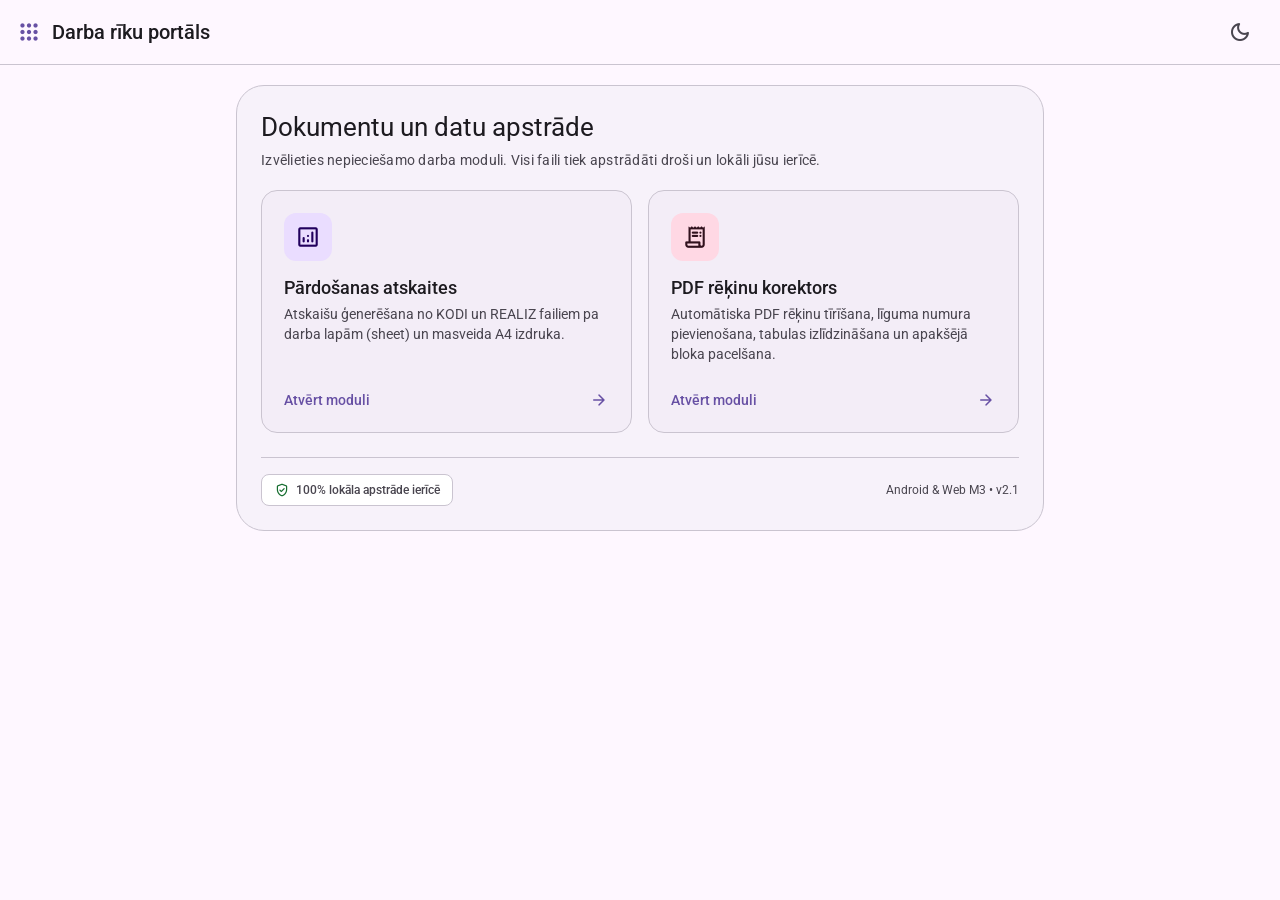
<file: index.html>
<!DOCTYPE html>
<html lang="lv">
<head>
  <meta charset="UTF-8" />
  <meta name="viewport" content="width=device-width, initial-scale=1.0, viewport-fit=cover" />
  <title>Darba rīku portāls</title>
  <meta name="theme-color" content="#6750A4" />
  <meta name="mobile-web-app-capable" content="yes" />
  <meta name="apple-mobile-web-app-capable" content="yes" />
  <meta name="apple-mobile-web-app-status-bar-style" content="default" />
  <link rel="manifest" href="manifest.json" />
  <link rel="apple-touch-icon" href="icon-192.png" />
  <script>
    if ('serviceWorker' in navigator) {
      window.addEventListener('load', () => {
        navigator.serviceWorker.register('./sw.js').catch(() => {});
      });
    }
  </script>
  <link rel="preconnect" href="https://fonts.googleapis.com" />
  <link rel="preconnect" href="https://fonts.gstatic.com" crossorigin />
  <link href="https://fonts.googleapis.com/css2?family=Roboto:wght@400;500;700&display=swap" rel="stylesheet" />
  <link href="https://fonts.googleapis.com/css2?family=Material+Symbols+Rounded:opsz,wght,FILL,GRAD@24,400,0,0" rel="stylesheet" />
  <link rel="stylesheet" href="m3-theme.css" />
  <script>
  (function initTheme() {
    const saved = localStorage.getItem('m3-theme');
    const prefersDark = window.matchMedia('(prefers-color-scheme: dark)').matches;
    const theme = saved || (prefersDark ? 'dark' : 'light');
    document.documentElement.setAttribute('data-theme', theme);
  })();

  function toggleM3Theme() {
    const current = document.documentElement.getAttribute('data-theme') || 'light';
    const next = current === 'light' ? 'dark' : 'light';
    document.documentElement.setAttribute('data-theme', next);
    localStorage.setItem('m3-theme', next);
    const icon = document.getElementById('themeIcon');
    if (icon) icon.textContent = next === 'dark' ? 'light_mode' : 'dark_mode';
  }

  let snackbarTimer = null;
  function showM3Snackbar(text) {
    let sb = document.getElementById('m3Snackbar');
    if (!sb) {
      sb = document.createElement('div');
      sb.id = 'm3Snackbar';
      sb.className = 'm3-snackbar';
      document.body.appendChild(sb);
    }
    sb.textContent = text;
    sb.classList.add('show');
    clearTimeout(snackbarTimer);
    snackbarTimer = setTimeout(() => {
      sb.classList.remove('show');
    }, 3500);
  }

  window.addEventListener('DOMContentLoaded', () => {
    const current = document.documentElement.getAttribute('data-theme') || 'light';
    const icon = document.getElementById('themeIcon');
    if (icon) icon.textContent = current === 'dark' ? 'light_mode' : 'dark_mode';
  });
</script>
  <style>
    .m3-portal-grid {
      display: grid;
      grid-template-columns: repeat(auto-fit, minmax(280px, 1fr));
      gap: 16px;
    }

    .m3-tool-card {
      display: flex;
      flex-direction: column;
      justify-content: space-between;
      min-height: 180px;
      background-color: var(--md-sys-color-surface-container);
      border: 1px solid var(--md-sys-color-outline-variant);
      border-radius: var(--md-sys-shape-corner-large);
      padding: 22px;
      text-decoration: none;
      color: inherit;
      transition: transform var(--md-sys-motion-duration-short) var(--md-sys-motion-easing-standard),
                  background-color var(--md-sys-motion-duration-short) var(--md-sys-motion-easing-standard),
                  border-color var(--md-sys-motion-duration-short) var(--md-sys-motion-easing-standard),
                  box-shadow var(--md-sys-motion-duration-short) var(--md-sys-motion-easing-standard);
    }

    .m3-tool-card:hover,
    .m3-tool-card:active {
      transform: translateY(-2px);
      background-color: var(--md-sys-color-surface-container-high);
      border-color: var(--md-sys-color-primary);
      box-shadow: var(--md-sys-elevation-2);
    }

    .m3-tool-badge {
      width: 48px;
      height: 48px;
      border-radius: var(--md-sys-shape-corner-medium);
      background-color: var(--md-sys-color-primary-container);
      color: var(--md-sys-color-on-primary-container);
      display: flex;
      align-items: center;
      justify-content: center;
      margin-bottom: 16px;
    }

    .m3-tool-badge .material-symbols-rounded {
      font-size: 26px;
    }

    .m3-tool-title {
      font-size: 18px;
      font-weight: 500;
      color: var(--md-sys-color-on-surface);
      margin-bottom: 6px;
    }

    .m3-tool-desc {
      font-size: 14px;
      line-height: 20px;
      color: var(--md-sys-color-on-surface-variant);
      margin-bottom: 18px;
    }

    .m3-tool-footer {
      display: flex;
      align-items: center;
      justify-content: space-between;
      color: var(--md-sys-color-primary);
      font-size: 14px;
      font-weight: 500;
      padding-top: 8px;
    }
  </style>
</head>
<body>

  <header class="m3-top-app-bar">
    <div class="m3-top-bar-left">
      <div class="m3-top-bar-title">
        <span class="material-symbols-rounded" style="color: var(--md-sys-color-primary); font-size: 26px;">apps</span>
        <span>Darba rīku portāls</span>
      </div>
    </div>
    <button type="button" class="m3-icon-btn" onclick="toggleM3Theme()" title="Pārslēgt gaišo / tumšo režīmu" aria-label="Pārslēgt motīvu">
      <span class="material-symbols-rounded" id="themeIcon">dark_mode</span>
    </button>
  </header>

  <main class="m3-main-wrapper">
    <div class="m3-surface-sheet">
      <div class="m3-headline-group">
        <h1 class="m3-headline-medium">Dokumentu un datu apstrāde</h1>
        <p class="m3-body-medium">Izvēlieties nepieciešamo darba moduli. Visi faili tiek apstrādāti droši un lokāli jūsu ierīcē.</p>
      </div>

      <div class="m3-portal-grid">
        <!-- 1. POGA: Pārdošanas atskaites -->
        <a href="atskaites.html" class="m3-tool-card">
          <div>
            <div class="m3-tool-badge">
              <span class="material-symbols-rounded">analytics</span>
            </div>
            <h2 class="m3-tool-title">Pārdošanas atskaites</h2>
            <p class="m3-tool-desc">
              Atskaišu ģenerēšana no KODI un REALIZ failiem pa darba lapām (sheet) un masveida A4 izdruka.
            </p>
          </div>
          <div class="m3-tool-footer">
            <span>Atvērt moduli</span>
            <span class="material-symbols-rounded" style="font-size: 20px;">arrow_forward</span>
          </div>
        </a>

        <!-- 2. POGA: PDF Rēķinu korektors -->
        <a href="rekini.html" class="m3-tool-card">
          <div>
            <div class="m3-tool-badge" style="background-color: var(--md-sys-color-tertiary-container); color: var(--md-sys-color-on-tertiary-container);">
              <span class="material-symbols-rounded">receipt_long</span>
            </div>
            <h2 class="m3-tool-title">PDF rēķinu korektors</h2>
            <p class="m3-tool-desc">
              Automātiska PDF rēķinu tīrīšana, līguma numura pievienošana, tabulas izlīdzināšana un apakšējā bloka pacelšana.
            </p>
          </div>
          <div class="m3-tool-footer">
            <span>Atvērt moduli</span>
            <span class="material-symbols-rounded" style="font-size: 20px;">arrow_forward</span>
          </div>
        </a>

        <!-- NĀKAMAJAI POGAI (3., 4. utt.) NOKOPĒJIET VIENU <a href="..." class="m3-tool-card"> BLOKU ŠEIT -->
      </div>

      <div class="m3-footer">
        <div class="m3-chip">
          <span class="material-symbols-rounded">verified_user</span>
          <span>100% lokāla apstrāde ierīcē</span>
        </div>
        <span>Android & Web M3 • v2.1</span>
      </div>
    </div>
  </main>

</body>
</html>
</file>
<file: m3-theme.css>
/* ==========================================================================
   Google Material Design 3 (M3) & Android Mobile Ergonomics — Kopējais stils
   - 48dp (48px) minimālais skārienmērķu augstums (Android Accessibility)
   - Dynamic Viewport Height (100dvh) + Safe Area Insets
   - M3 Tonal Surface Hierarchy (Light & Dark Mode)
   - M3 Snackbar paziņojumi
   ========================================================================== */

:root {
  /* M3 Light Scheme */
  --md-sys-color-primary: #6750A4;
  --md-sys-color-on-primary: #FFFFFF;
  --md-sys-color-primary-container: #EADDFF;
  --md-sys-color-on-primary-container: #21005D;

  --md-sys-color-secondary: #625B71;
  --md-sys-color-on-secondary: #FFFFFF;
  --md-sys-color-secondary-container: #E8DEF8;
  --md-sys-color-on-secondary-container: #1D192B;

  --md-sys-color-tertiary: #7D5260;
  --md-sys-color-on-tertiary: #FFFFFF;
  --md-sys-color-tertiary-container: #FFD8E4;
  --md-sys-color-on-tertiary-container: #31111D;

  --md-sys-color-error: #B3261E;
  --md-sys-color-on-error: #FFFFFF;
  --md-sys-color-error-container: #F9DEDC;
  --md-sys-color-on-error-container: #410E0B;

  --md-sys-color-success: #146C2E;
  --md-sys-color-success-container: #C4EED0;
  --md-sys-color-on-success-container: #072711;

  --md-sys-color-inverse-surface: #322F35;
  --md-sys-color-inverse-on-surface: #F5EFF7;
  --md-sys-color-inverse-primary: #D0BCFF;

  --md-sys-color-background: #FEF7FF;
  --md-sys-color-on-background: #1D1B20;
  --md-sys-color-surface: #FEF7FF;
  --md-sys-color-on-surface: #1D1B20;
  --md-sys-color-surface-variant: #E7E0EC;
  --md-sys-color-on-surface-variant: #49454F;

  --md-sys-color-surface-container-lowest: #FFFFFF;
  --md-sys-color-surface-container-low: #F7F2FA;
  --md-sys-color-surface-container: #F3EDF7;
  --md-sys-color-surface-container-high: #ECE6F0;
  --md-sys-color-surface-container-highest: #E6E0E9;

  --md-sys-color-outline: #79747E;
  --md-sys-color-outline-variant: #CAC4D0;

  --md-sys-elevation-1: 0px 1px 2px rgba(0, 0, 0, 0.3), 0px 1px 3px 1px rgba(0, 0, 0, 0.15);
  --md-sys-elevation-2: 0px 1px 2px rgba(0, 0, 0, 0.3), 0px 2px 6px 2px rgba(0, 0, 0, 0.15);
  --md-sys-elevation-3: 0px 4px 8px 3px rgba(0, 0, 0, 0.15), 0px 1px 3px rgba(0, 0, 0, 0.3);

  --md-sys-shape-corner-small: 8px;
  --md-sys-shape-corner-medium: 12px;
  --md-sys-shape-corner-large: 16px;
  --md-sys-shape-corner-extra-large: 28px;
  --md-sys-shape-corner-full: 9999px;

  --md-sys-motion-easing-standard: cubic-bezier(0.2, 0.0, 0, 1.0);
  --md-sys-motion-duration-short: 200ms;
  --md-sys-motion-duration-medium: 300ms;
}

/* M3 Dark Scheme */
[data-theme="dark"] {
  --md-sys-color-primary: #D0BCFF;
  --md-sys-color-on-primary: #381E72;
  --md-sys-color-primary-container: #4F378B;
  --md-sys-color-on-primary-container: #EADDFF;

  --md-sys-color-secondary: #CCC2DC;
  --md-sys-color-on-secondary: #332D41;
  --md-sys-color-secondary-container: #4A4458;
  --md-sys-color-on-secondary-container: #E8DEF8;

  --md-sys-color-tertiary: #EFB8C8;
  --md-sys-color-on-tertiary: #492532;
  --md-sys-color-tertiary-container: #633B48;
  --md-sys-color-on-tertiary-container: #FFD8E4;

  --md-sys-color-error: #F2B8B5;
  --md-sys-color-on-error: #601410;
  --md-sys-color-error-container: #8C1D18;
  --md-sys-color-on-error-container: #F9DEDC;

  --md-sys-color-success: #6DD58C;
  --md-sys-color-success-container: #0F5223;
  --md-sys-color-on-success-container: #C4EED0;

  --md-sys-color-inverse-surface: #E6E0E9;
  --md-sys-color-inverse-on-surface: #322F35;
  --md-sys-color-inverse-primary: #6750A4;

  --md-sys-color-background: #141218;
  --md-sys-color-on-background: #E6E0E9;
  --md-sys-color-surface: #141218;
  --md-sys-color-on-surface: #E6E0E9;
  --md-sys-color-surface-variant: #49454F;
  --md-sys-color-on-surface-variant: #CAC4D0;

  --md-sys-color-surface-container-lowest: #0F0D13;
  --md-sys-color-surface-container-low: #1D1B20;
  --md-sys-color-surface-container: #211F26;
  --md-sys-color-surface-container-high: #2B2930;
  --md-sys-color-surface-container-highest: #36343B;

  --md-sys-color-outline: #938F99;
  --md-sys-color-outline-variant: #49454F;
}

* {
  box-sizing: border-box;
  margin: 0;
  padding: 0;
  -webkit-tap-highlight-color: transparent;
}

body {
  font-family: 'Roboto', -apple-system, BlinkMacSystemFont, sans-serif;
  background-color: var(--md-sys-color-background);
  color: var(--md-sys-color-on-background);
  min-height: 100vh;
  min-height: 100dvh;
  display: flex;
  flex-direction: column;
  padding-bottom: env(safe-area-inset-bottom, 0px);
  transition: background-color var(--md-sys-motion-duration-medium) var(--md-sys-motion-easing-standard),
              color var(--md-sys-motion-duration-medium) var(--md-sys-motion-easing-standard);
  -webkit-font-smoothing: antialiased;
}

/* M3 Top App Bar (64dp height standard) */
.m3-top-app-bar {
  position: sticky;
  top: 0;
  z-index: 100;
  min-height: 64px;
  background-color: var(--md-sys-color-surface);
  border-bottom: 1px solid var(--md-sys-color-outline-variant);
  padding: 8px 16px;
  display: flex;
  align-items: center;
  justify-content: space-between;
  gap: 12px;
}

.m3-top-bar-left {
  display: flex;
  align-items: center;
  gap: 8px;
  overflow: hidden;
}

.m3-top-bar-title {
  font-size: 20px;
  font-weight: 500;
  color: var(--md-sys-color-on-surface);
  display: flex;
  align-items: center;
  gap: 10px;
  white-space: nowrap;
  overflow: hidden;
  text-overflow: ellipsis;
}

/* Android 48dp x 48dp minimum touch target */
.m3-icon-btn {
  width: 48px;
  height: 48px;
  min-width: 48px;
  min-height: 48px;
  border-radius: var(--md-sys-shape-corner-full);
  border: none;
  background: transparent;
  color: var(--md-sys-color-on-surface-variant);
  display: inline-flex;
  align-items: center;
  justify-content: center;
  cursor: pointer;
  text-decoration: none;
  transition: background-color var(--md-sys-motion-duration-short) var(--md-sys-motion-easing-standard);
}

.m3-icon-btn:hover,
.m3-icon-btn:active {
  background-color: var(--md-sys-color-surface-container-highest);
  color: var(--md-sys-color-on-surface);
}

.m3-main-wrapper {
  flex: 1;
  width: 100%;
  max-width: 840px;
  margin: 0 auto;
  padding: 20px 16px calc(32px + env(safe-area-inset-bottom, 0px));
}

.m3-surface-sheet {
  background-color: var(--md-sys-color-surface-container-low);
  border: 1px solid var(--md-sys-color-outline-variant);
  border-radius: var(--md-sys-shape-corner-extra-large);
  padding: 24px;
}

.m3-headline-group {
  margin-bottom: 20px;
}

.m3-headline-medium {
  font-size: 26px;
  font-weight: 400;
  line-height: 34px;
  color: var(--md-sys-color-on-surface);
  margin-bottom: 6px;
}

.m3-body-medium {
  font-size: 14px;
  font-weight: 400;
  line-height: 20px;
  letter-spacing: 0.25px;
  color: var(--md-sys-color-on-surface-variant);
}

/* M3 Segmented Button Group (48dp touch height + checkmark) */
.m3-segmented-group {
  display: flex;
  border: 1px solid var(--md-sys-color-outline);
  border-radius: var(--md-sys-shape-corner-full);
  overflow: hidden;
  margin-bottom: 20px;
  background-color: var(--md-sys-color-surface-container-lowest);
}

.m3-segment-btn {
  flex: 1;
  white-space: nowrap;
  min-height: 48px;
  border: none;
  background: transparent;
  padding: 8px 16px;
  font-family: inherit;
  font-size: 14px;
  font-weight: 500;
  letter-spacing: 0.1px;
  color: var(--md-sys-color-on-surface);
  cursor: pointer;
  display: inline-flex;
  align-items: center;
  justify-content: center;
  gap: 8px;
  transition: background-color var(--md-sys-motion-duration-short) var(--md-sys-motion-easing-standard),
              color var(--md-sys-motion-duration-short) var(--md-sys-motion-easing-standard);
}

.m3-segment-btn:not(:last-child) {
  border-right: 1px solid var(--md-sys-color-outline);
}

.m3-segment-btn:hover:not(.active) {
  background-color: var(--md-sys-color-surface-container-high);
}

.m3-segment-btn.active {
  background-color: var(--md-sys-color-secondary-container);
  color: var(--md-sys-color-on-secondary-container);
}

.m3-segment-check {
  display: none;
  font-size: 18px;
}

.m3-segment-btn.active .m3-segment-check {
  display: inline-block;
}

.m3-segment-btn.active .m3-segment-icon {
  display: none;
}

/* M3 Filled Card */
.m3-card-filled {
  background-color: var(--md-sys-color-surface-container);
  border-radius: var(--md-sys-shape-corner-large);
  padding: 20px;
  margin-bottom: 20px;
  display: flex;
  flex-direction: column;
  gap: 18px;
}

.m3-field-label {
  font-size: 12px;
  font-weight: 500;
  letter-spacing: 0.5px;
  color: var(--md-sys-color-on-surface-variant);
  margin-bottom: 8px;
  display: block;
}

/* M3 Outlined TextField */
.m3-outlined-input {
  width: 100%;
  min-height: 52px;
  padding: 12px 16px;
  font-family: inherit;
  font-size: 16px; /* Prevents iOS/Android auto-zoom on focus */
  color: var(--md-sys-color-on-surface);
  background-color: var(--md-sys-color-surface-container-lowest);
  border: 1px solid var(--md-sys-color-outline);
  border-radius: var(--md-sys-shape-corner-medium);
  transition: border-color var(--md-sys-motion-duration-short);
}

.m3-outlined-input:focus {
  outline: none;
  border-color: var(--md-sys-color-primary);
  border-width: 2px;
  padding: 11px 15px;
}

/* M3 Mobile-Friendly Dropzone (56dp+ touch height) */
.m3-dropzone {
  display: flex;
  align-items: center;
  justify-content: space-between;
  gap: 12px;
  min-height: 56px;
  background-color: var(--md-sys-color-surface-container-lowest);
  border: 1px solid var(--md-sys-color-outline);
  border-radius: var(--md-sys-shape-corner-medium);
  padding: 10px 14px;
  cursor: pointer;
  transition: border-color var(--md-sys-motion-duration-short),
              background-color var(--md-sys-motion-duration-short);
}

.m3-dropzone:hover,
.m3-dropzone.drag-over {
  border-color: var(--md-sys-color-primary);
  border-width: 2px;
  padding: 9px 13px;
  background-color: var(--md-sys-color-surface-container-low);
}

.m3-dropzone-info {
  display: flex;
  align-items: center;
  gap: 12px;
  overflow: hidden;
  flex: 1;
}

.m3-dropzone-icon {
  color: var(--md-sys-color-primary);
  font-size: 24px;
  flex-shrink: 0;
}

.m3-dropzone-text-wrap {
  display: flex;
  flex-direction: column;
  overflow: hidden;
}

.m3-file-name {
  font-size: 14px;
  color: var(--md-sys-color-on-surface-variant);
  white-space: nowrap;
  overflow: hidden;
  text-overflow: ellipsis;
}

.m3-file-name.selected {
  color: var(--md-sys-color-on-surface);
  font-weight: 500;
}

.m3-file-sub {
  font-size: 12px;
  color: var(--md-sys-color-on-surface-variant);
}

.m3-dropzone-actions {
  display: flex;
  align-items: center;
  gap: 4px;
  flex-shrink: 0;
}

.m3-clear-file-btn {
  width: 40px;
  height: 40px;
  border-radius: var(--md-sys-shape-corner-full);
  border: none;
  background: transparent;
  color: var(--md-sys-color-on-surface-variant);
  display: none;
  align-items: center;
  justify-content: center;
  cursor: pointer;
}

.m3-clear-file-btn.visible {
  display: inline-flex;
}

.m3-clear-file-btn:hover {
  background-color: var(--md-sys-color-surface-container-highest);
  color: var(--md-sys-color-error);
}

/* M3 Buttons — 48dp Android Touch Targets */
.m3-btn-filled {
  background-color: var(--md-sys-color-primary);
  color: var(--md-sys-color-on-primary);
  border: none;
  border-radius: var(--md-sys-shape-corner-full);
  min-height: 48px;
  padding: 0 24px;
  font-family: inherit;
  font-size: 15px;
  font-weight: 500;
  letter-spacing: 0.1px;
  cursor: pointer;
  display: inline-flex;
  align-items: center;
  justify-content: center;
  gap: 8px;
  box-shadow: var(--md-sys-elevation-1);
  transition: box-shadow var(--md-sys-motion-duration-short),
              opacity var(--md-sys-motion-duration-short),
              transform 100ms;
}

.m3-btn-filled:hover:not(:disabled) {
  box-shadow: var(--md-sys-elevation-2);
  opacity: 0.94;
}

.m3-btn-filled:active:not(:disabled) {
  transform: scale(0.98);
}

.m3-btn-filled:disabled {
  background-color: var(--md-sys-color-surface-container-highest);
  color: var(--md-sys-color-on-surface-variant);
  opacity: 0.5;
  box-shadow: none;
  cursor: not-allowed;
}

.m3-btn-tonal {
  background-color: var(--md-sys-color-secondary-container);
  color: var(--md-sys-color-on-secondary-container);
  border: none;
  border-radius: var(--md-sys-shape-corner-full);
  min-height: 40px;
  padding: 0 16px;
  font-family: inherit;
  font-size: 13px;
  font-weight: 500;
  letter-spacing: 0.1px;
  cursor: pointer;
  display: inline-flex;
  align-items: center;
  justify-content: center;
  gap: 6px;
  flex-shrink: 0;
  transition: opacity var(--md-sys-motion-duration-short);
}

.m3-btn-tonal:hover {
  opacity: 0.88;
}

.m3-btn-outlined {
  background-color: transparent;
  color: var(--md-sys-color-primary);
  border: 1px solid var(--md-sys-color-outline);
  border-radius: var(--md-sys-shape-corner-full);
  min-height: 48px;
  padding: 0 20px;
  font-family: inherit;
  font-size: 14px;
  font-weight: 500;
  cursor: pointer;
  display: inline-flex;
  align-items: center;
  justify-content: center;
  gap: 8px;
}

.m3-btn-outlined:hover {
  background-color: var(--md-sys-color-surface-container-high);
}

/* M3 Assist Chip */
.m3-chip {
  display: inline-flex;
  align-items: center;
  gap: 6px;
  min-height: 32px;
  padding: 4px 12px;
  border-radius: var(--md-sys-shape-corner-small);
  border: 1px solid var(--md-sys-color-outline-variant);
  background-color: var(--md-sys-color-surface-container-lowest);
  font-size: 12px;
  font-weight: 500;
  color: var(--md-sys-color-on-surface-variant);
}

.m3-chip .material-symbols-rounded {
  font-size: 16px;
  color: var(--md-sys-color-success);
}

/* M3 Linear Progress Indicator */
.m3-linear-progress {
  width: 100%;
  height: 4px;
  background-color: var(--md-sys-color-secondary-container);
  border-radius: var(--md-sys-shape-corner-full);
  overflow: hidden;
  margin-bottom: 16px;
  display: none;
}

.m3-linear-progress.active {
  display: block;
}

.m3-linear-progress-bar {
  height: 100%;
  width: 40%;
  background-color: var(--md-sys-color-primary);
  border-radius: var(--md-sys-shape-corner-full);
  animation: m3-indeterminate 1.4s infinite var(--md-sys-motion-easing-standard);
}

@keyframes m3-indeterminate {
  0% { transform: translateX(-100%); width: 35%; }
  50% { transform: translateX(100%); width: 65%; }
  100% { transform: translateX(260%); width: 35%; }
}

/* M3 Status Banner */
.m3-banner {
  margin-top: 20px;
  padding: 16px 20px;
  border-radius: var(--md-sys-shape-corner-large);
  font-size: 14px;
  line-height: 1.5;
  display: none;
  scroll-margin-top: 80px;
}

.m3-banner.error {
  display: block;
  background-color: var(--md-sys-color-error-container);
  color: var(--md-sys-color-on-error-container);
}

.m3-banner.success {
  display: block;
  background-color: var(--md-sys-color-success-container);
  color: var(--md-sys-color-on-success-container);
}

.m3-banner ul {
  margin: 8px 0 8px 20px;
}

/* Selected files list */
.m3-file-list {
  list-style: none;
  margin-top: 10px;
  display: flex;
  flex-direction: column;
  gap: 8px;
  max-height: 240px;
  overflow-y: auto;
}

.m3-file-list li {
  background-color: var(--md-sys-color-surface-container-lowest);
  border: 1px solid var(--md-sys-color-outline-variant);
  border-radius: var(--md-sys-shape-corner-medium);
  padding: 10px 14px;
  font-size: 13px;
  display: flex;
  align-items: center;
  justify-content: space-between;
  gap: 10px;
}

.m3-badge {
  padding: 4px 10px;
  border-radius: var(--md-sys-shape-corner-full);
  font-size: 12px;
  font-weight: 500;
  white-space: nowrap;
}

.m3-badge-wait {
  background-color: var(--md-sys-color-surface-container-highest);
  color: var(--md-sys-color-on-surface-variant);
}

.m3-badge-ok {
  background-color: var(--md-sys-color-success-container);
  color: var(--md-sys-color-on-success-container);
}

.m3-badge-err {
  background-color: var(--md-sys-color-error-container);
  color: var(--md-sys-color-on-error-container);
}

/* M3 Snackbar (Android floating bottom feedback) */
.m3-snackbar {
  position: fixed;
  left: 16px;
  right: 16px;
  bottom: calc(16px + env(safe-area-inset-bottom, 0px));
  max-width: 520px;
  margin: 0 auto;
  min-height: 48px;
  background-color: var(--md-sys-color-inverse-surface);
  color: var(--md-sys-color-inverse-on-surface);
  border-radius: var(--md-sys-shape-corner-small);
  padding: 12px 16px;
  font-size: 14px;
  box-shadow: var(--md-sys-elevation-3);
  display: flex;
  align-items: center;
  justify-content: space-between;
  gap: 12px;
  z-index: 999;
  opacity: 0;
  transform: translateY(20px);
  pointer-events: none;
  transition: opacity 200ms var(--md-sys-motion-easing-standard),
              transform 200ms var(--md-sys-motion-easing-standard);
}

.m3-snackbar.show {
  opacity: 1;
  transform: translateY(0);
  pointer-events: auto;
}

.m3-footer {
  margin-top: 24px;
  padding-top: 16px;
  border-top: 1px solid var(--md-sys-color-outline-variant);
  display: flex;
  justify-content: space-between;
  align-items: center;
  flex-wrap: wrap;
  gap: 12px;
  font-size: 12px;
  color: var(--md-sys-color-on-surface-variant);
}

/* ==========================================================================
   Android Mobile Responsive Rules (< 600px) — Thumb-Zone Ergonomics
   ========================================================================== */
@media (max-width: 600px) {
  .m3-main-wrapper {
    padding: 12px 12px calc(28px + env(safe-area-inset-bottom, 0px));
  }

  .m3-surface-sheet {
    padding: 20px 16px;
    border-radius: 24px;
  }

  .m3-headline-medium {
    font-size: 22px;
    line-height: 28px;
  }

  .m3-card-filled {
    padding: 16px;
  }

  .m3-dropzone {
    flex-direction: column;
    align-items: stretch;
    gap: 10px;
    padding: 12px;
  }

  .m3-dropzone:hover,
  .m3-dropzone.drag-over {
    padding: 11px;
  }

  .m3-dropzone-actions {
    justify-content: flex-end;
  }

  .m3-dropzone-actions .m3-btn-tonal {
    flex: 1;
    min-height: 44px;
  }

  /* Thumb-zone full-width primary buttons on mobile */
  .m3-actions-row {
    flex-direction: column-reverse;
    align-items: stretch !important;
    gap: 12px !important;
  }

  .m3-actions-row .m3-btn-filled,
  .m3-actions-row .m3-btn-outlined {
    width: 100%;
    min-height: 52px;
    font-size: 15px;
  }

  .m3-actions-row .m3-chip {
    justify-content: center;
  }
}
</file>
